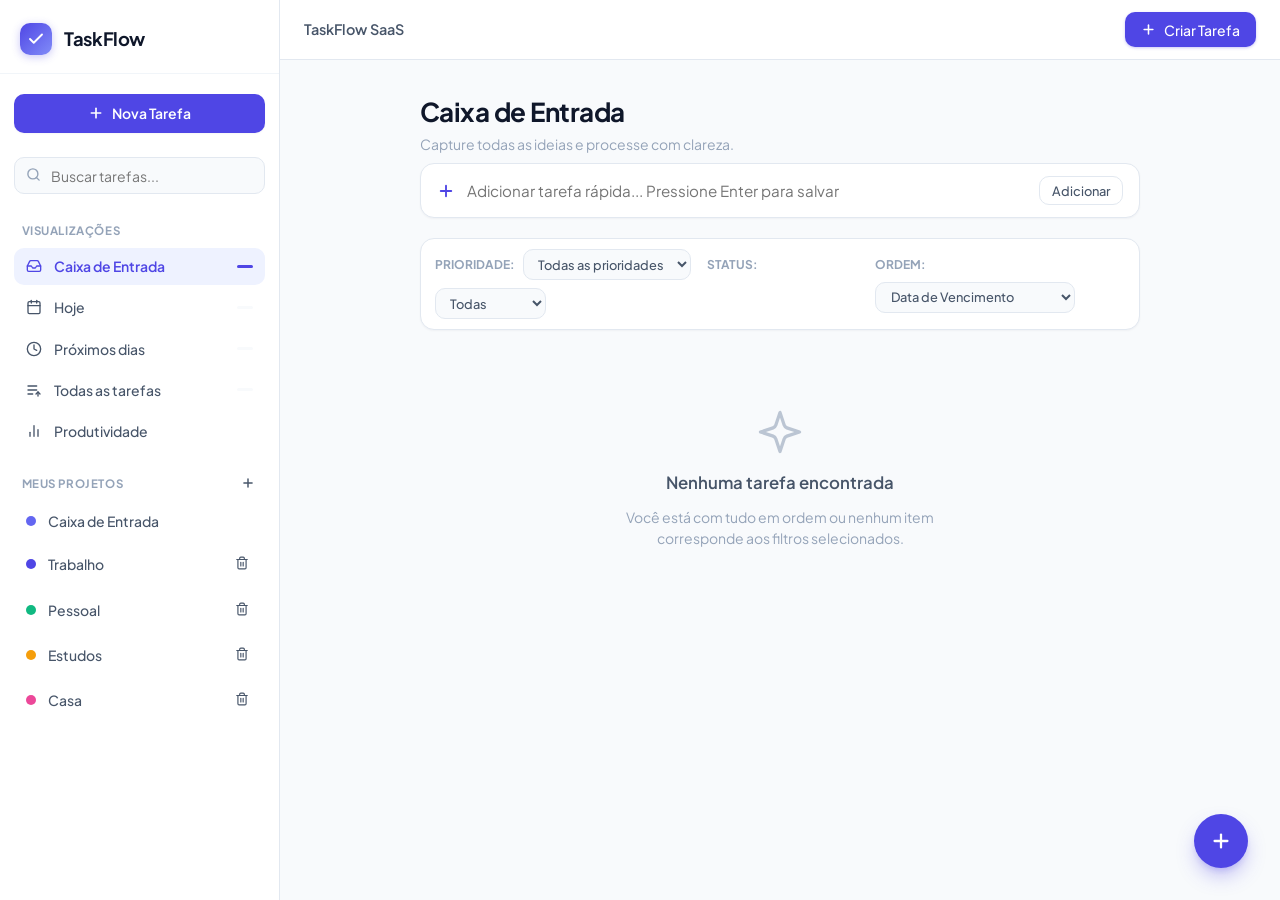
<file: index.html>
<!DOCTYPE html>
<html lang="pt-BR" data-theme="light">
<head>
  <meta charset="UTF-8">
  <meta name="viewport" content="width=device-width, initial-scale=1.0">
  <title>TaskFlow — Gerenciador de Tarefas SaaS</title>

  <!-- Typography: Plus Jakarta Sans via Google Fonts -->
  <link rel="preconnect" href="https://fonts.googleapis.com">
  <link rel="preconnect" href="https://fonts.gstatic.com" crossorigin>
  <link href="https://fonts.googleapis.com/css2?family=Plus+Jakarta+Sans:wght@400;500;600;700;800&display=swap" rel="stylesheet">

  <!-- Modular CSS Sheets -->
  <link rel="stylesheet" href="css/style.css">
  <link rel="stylesheet" href="css/layout.css">
  <link rel="stylesheet" href="css/components.css">
  <link rel="stylesheet" href="css/responsive.css">
</head>
<body>
  <div id="app-root">
    <!-- Sidebar Overlay for mobile drawer -->
    <div id="sidebar-backdrop" class="sidebar-backdrop"></div>

    <!-- App Sidebar -->
    <aside id="app-sidebar" class="app-sidebar">
      <div class="sidebar-header">
        <div class="brand-wrapper">
          <div class="brand-icon">
            <svg width="18" height="18" viewBox="0 0 24 24" fill="none" stroke="currentColor" stroke-width="2.5" stroke-linecap="round" stroke-linejoin="round">
              <polyline points="20 6 9 17 4 12"/>
            </svg>
          </div>
          <span>TaskFlow</span>
        </div>
        <button id="theme-toggle-btn" class="btn-ghost" title="Alternar tema">
          <!-- Rendered via JS -->
        </button>
      </div>

      <div class="sidebar-content">
        <!-- Add Task Quick Button in Sidebar -->
        <button class="btn-sidebar-add" data-action="open-add-task-modal">
          <svg width="16" height="16" viewBox="0 0 24 24" fill="none" stroke="currentColor" stroke-width="2.5" stroke-linecap="round" stroke-linejoin="round">
            <line x1="12" y1="5" x2="12" y2="19"/><line x1="5" y1="12" x2="19" y2="12"/>
          </svg>
          <span>Nova Tarefa</span>
        </button>

        <!-- Search Bar -->
        <div class="sidebar-search-box">
          <span class="search-icon">
            <svg width="15" height="15" viewBox="0 0 24 24" fill="none" stroke="currentColor" stroke-width="2.2" stroke-linecap="round" stroke-linejoin="round">
              <circle cx="11" cy="11" r="8"/><line x1="21" y1="21" x2="16.65" y2="16.65"/>
            </svg>
          </span>
          <input type="text" id="global-search-input" placeholder="Buscar tarefas..." autocomplete="off">
        </div>

        <!-- Global Navigation -->
        <div class="nav-section">
          <div class="nav-section-title">Visualizações</div>
          <ul class="nav-list">
            <li>
              <button class="nav-item-btn active" data-view="inbox">
                <div class="nav-item-left">
                  <svg width="16" height="16" viewBox="0 0 24 24" fill="none" stroke="currentColor" stroke-width="2" stroke-linecap="round" stroke-linejoin="round">
                    <polyline points="22 12 16 12 14 15 10 15 8 12 2 12"/><path d="M5.45 5.11L2 12v6a2 2 0 0 0 2 2h16a2 2 0 0 0 2-2v-6l-3.45-6.89A2 2 0 0 0 16.76 4H7.24a2 2 0 0 0-1.79 1.11z"/>
                  </svg>
                  <span>Caixa de Entrada</span>
                </div>
                <span class="nav-badge" id="badge-inbox"></span>
              </button>
            </li>
            <li>
              <button class="nav-item-btn" data-view="today">
                <div class="nav-item-left">
                  <svg width="16" height="16" viewBox="0 0 24 24" fill="none" stroke="currentColor" stroke-width="2" stroke-linecap="round" stroke-linejoin="round">
                    <rect x="3" y="4" width="18" height="18" rx="2" ry="2"/><line x1="16" y1="2" x2="16" y2="6"/><line x1="8" y1="2" x2="8" y2="6"/><line x1="3" y1="10" x2="21" y2="10"/>
                  </svg>
                  <span>Hoje</span>
                </div>
                <span class="nav-badge" id="badge-today"></span>
              </button>
            </li>
            <li>
              <button class="nav-item-btn" data-view="upcoming">
                <div class="nav-item-left">
                  <svg width="16" height="16" viewBox="0 0 24 24" fill="none" stroke="currentColor" stroke-width="2" stroke-linecap="round" stroke-linejoin="round">
                    <circle cx="12" cy="12" r="10"/><polyline points="12 6 12 12 16 14"/>
                  </svg>
                  <span>Próximos dias</span>
                </div>
                <span class="nav-badge" id="badge-upcoming"></span>
              </button>
            </li>
            <li>
              <button class="nav-item-btn" data-view="all">
                <div class="nav-item-left">
                  <svg width="16" height="16" viewBox="0 0 24 24" fill="none" stroke="currentColor" stroke-width="2" stroke-linecap="round" stroke-linejoin="round">
                    <path d="M16 12H3"/><path d="M16 6H3"/><path d="M10 18H3"/><path d="m21 18-3-3-3 3"/><path d="m18 15v6"/>
                  </svg>
                  <span>Todas as tarefas</span>
                </div>
                <span class="nav-badge" id="badge-all"></span>
              </button>
            </li>
            <li>
              <button class="nav-item-btn" data-view="productivity">
                <div class="nav-item-left">
                  <svg width="16" height="16" viewBox="0 0 24 24" fill="none" stroke="currentColor" stroke-width="2" stroke-linecap="round" stroke-linejoin="round">
                    <line x1="18" y1="20" x2="18" y2="10"/><line x1="12" y1="20" x2="12" y2="4"/><line x1="6" y1="20" x2="6" y2="14"/>
                  </svg>
                  <span>Produtividade</span>
                </div>
              </button>
            </li>
          </ul>
        </div>

        <!-- Dynamic Projects Navigation -->
        <div class="nav-section">
          <div class="nav-section-title">
            <span>Meus Projetos</span>
            <button class="btn-ghost" data-action="open-add-project-modal" title="Novo Projeto" style="padding: 2px;">
              <svg width="14" height="14" viewBox="0 0 24 24" fill="none" stroke="currentColor" stroke-width="2.5" stroke-linecap="round" stroke-linejoin="round">
                <line x1="12" y1="5" x2="12" y2="19"/><line x1="5" y1="12" x2="19" y2="12"/>
              </svg>
            </button>
          </div>
          <ul class="nav-list" id="projects-nav-list">
            <!-- Populated via JS -->
          </ul>
        </div>
      </div>
    </aside>

    <!-- Main Content Area -->
    <main class="app-main">
      <!-- Top Bar -->
      <header class="main-topbar">
        <div class="topbar-left">
          <button id="mobile-menu-btn" class="btn-ghost mobile-nav-toggle" aria-label="Abrir Menu">
            <svg width="20" height="20" viewBox="0 0 24 24" fill="none" stroke="currentColor" stroke-width="2" stroke-linecap="round" stroke-linejoin="round">
              <line x1="3" y1="12" x2="21" y2="12"/><line x1="3" y1="6" x2="21" y2="6"/><line x1="3" y1="18" x2="21" y2="18"/>
            </svg>
          </button>
          <span style="font-size:0.9rem; font-weight:600; color:var(--color-text-secondary);">TaskFlow SaaS</span>
        </div>

        <div class="topbar-right">
          <button class="btn btn-primary" data-action="open-add-task-modal">
            <svg width="15" height="15" viewBox="0 0 24 24" fill="none" stroke="currentColor" stroke-width="2.5" stroke-linecap="round" stroke-linejoin="round">
              <line x1="12" y1="5" x2="12" y2="19"/><line x1="5" y1="12" x2="19" y2="12"/>
            </svg>
            <span class="desktop-text">Criar Tarefa</span>
          </button>
        </div>
      </header>

      <!-- Scrollable Central Work View -->
      <div class="main-content-scroll">
        <div class="central-container">

          <!-- View Panel: Tasks & Filters -->
          <div id="tasks-view-panel">
            <div class="view-header">
              <div class="view-title-group">
                <h1 id="view-main-title">Caixa de Entrada</h1>
                <p id="view-main-subtitle" class="view-subtitle">Organize suas pendências com clareza mental e foco.</p>
              </div>
            </div>

            <!-- Quick Add Task Bar -->
            <form id="quick-add-form" class="quick-add-card" style="margin-bottom: 1.25rem;">
              <svg width="18" height="18" viewBox="0 0 24 24" fill="none" stroke="var(--color-primary)" stroke-width="2.5" stroke-linecap="round" stroke-linejoin="round">
                <line x1="12" y1="5" x2="12" y2="19"/><line x1="5" y1="12" x2="19" y2="12"/>
              </svg>
              <input type="text" id="quick-add-input" placeholder="Adicionar tarefa rápida... Pressione Enter para salvar" autocomplete="off">
              <button type="submit" class="btn btn-secondary" style="padding: 0.35rem 0.75rem; font-size: 0.8rem;">Adicionar</button>
            </form>

            <!-- Filters and Sorting Toolbar -->
            <div class="filter-bar" style="margin-bottom: 1.25rem;">
              <div class="filter-group">
                <label for="filter-priority" style="font-size:0.75rem; font-weight:700; color:var(--color-text-muted);">PRIORIDADE:</label>
                <select id="filter-priority" class="select-filter">
                  <option value="all">Todas as prioridades</option>
                  <option value="1">P1 — Urgente</option>
                  <option value="2">P2 — Alta</option>
                  <option value="3">P3 — Média</option>
                  <option value="4">P4 — Normal</option>
                </select>

                <label for="filter-status" style="font-size:0.75rem; font-weight:700; color:var(--color-text-muted); margin-left:0.5rem;">STATUS:</label>
                <select id="filter-status" class="select-filter">
                  <option value="all">Todas</option>
                  <option value="pending">Pendentes</option>
                  <option value="completed">Concluídas</option>
                </select>
              </div>

              <div class="filter-group">
                <label for="sort-by" style="font-size:0.75rem; font-weight:700; color:var(--color-text-muted);">ORDEM:</label>
                <select id="sort-by" class="select-filter">
                  <option value="dueDate">Data de Vencimento</option>
                  <option value="priority">Prioridade (Mais urgentes)</option>
                  <option value="title">Título Alfabético</option>
                </select>
              </div>
            </div>

            <!-- Task Items Container -->
            <div id="task-list-container" style="display:flex; flex-direction:column; gap:0.6rem;">
              <!-- Rendered via JS -->
            </div>
          </div>

          <!-- View Panel: Productivity Dashboard -->
          <div id="productivity-view-panel" style="display: none;">
            <!-- Rendered via JS -->
          </div>

        </div>
      </div>

      <!-- Floating Action Button (FAB) -->
      <button class="fab" data-action="open-add-task-modal" title="Adicionar Tarefa">
        <svg width="22" height="22" viewBox="0 0 24 24" fill="none" stroke="currentColor" stroke-width="2.5" stroke-linecap="round" stroke-linejoin="round">
          <line x1="12" y1="5" x2="12" y2="19"/><line x1="5" y1="12" x2="19" y2="12"/>
        </svg>
      </button>

      <!-- Mobile Bottom Navigation -->
      <nav class="mobile-bottom-nav">
        <button class="nav-item-btn" data-view="inbox" style="flex-direction:column; align-items:center; gap:0.2rem; font-size:0.72rem; padding:0.4rem;">
          <svg width="18" height="18" viewBox="0 0 24 24" fill="none" stroke="currentColor" stroke-width="2" stroke-linecap="round" stroke-linejoin="round">
            <polyline points="22 12 16 12 14 15 10 15 8 12 2 12"/><path d="M5.45 5.11L2 12v6a2 2 0 0 0 2 2h16a2 2 0 0 0 2-2v-6l-3.45-6.89A2 2 0 0 0 16.76 4H7.24a2 2 0 0 0-1.79 1.11z"/>
          </svg>
          <span>Entrada</span>
        </button>
        <button class="nav-item-btn" data-view="today" style="flex-direction:column; align-items:center; gap:0.2rem; font-size:0.72rem; padding:0.4rem;">
          <svg width="18" height="18" viewBox="0 0 24 24" fill="none" stroke="currentColor" stroke-width="2" stroke-linecap="round" stroke-linejoin="round">
            <rect x="3" y="4" width="18" height="18" rx="2" ry="2"/><line x1="16" y1="2" x2="16" y2="6"/><line x1="8" y1="2" x2="8" y2="6"/><line x1="3" y1="10" x2="21" y2="10"/>
          </svg>
          <span>Hoje</span>
        </button>
        <button class="nav-item-btn" data-view="all" style="flex-direction:column; align-items:center; gap:0.2rem; font-size:0.72rem; padding:0.4rem;">
          <svg width="18" height="18" viewBox="0 0 24 24" fill="none" stroke="currentColor" stroke-width="2" stroke-linecap="round" stroke-linejoin="round">
            <path d="M16 12H3"/><path d="M16 6H3"/><path d="M10 18H3"/><path d="m21 18-3-3-3 3"/><path d="m18 15v6"/>
          </svg>
          <span>Todas</span>
        </button>
        <button class="nav-item-btn" data-view="productivity" style="flex-direction:column; align-items:center; gap:0.2rem; font-size:0.72rem; padding:0.4rem;">
          <svg width="18" height="18" viewBox="0 0 24 24" fill="none" stroke="currentColor" stroke-width="2" stroke-linecap="round" stroke-linejoin="round">
            <line x1="18" y1="20" x2="18" y2="10"/><line x1="12" y1="20" x2="12" y2="4"/><line x1="6" y1="20" x2="6" y2="14"/>
          </svg>
          <span>Métricas</span>
        </button>
      </nav>
    </main>
  </div>

  <!-- Modal: Nova / Editar Tarefa -->
  <div id="task-modal" class="modal-overlay">
    <div class="modal-box">
      <div class="modal-header">
        <h3 id="task-modal-title">Nova Tarefa</h3>
        <button class="btn-ghost" data-action="close-modal">
          <svg width="18" height="18" viewBox="0 0 24 24" fill="none" stroke="currentColor" stroke-width="2" stroke-linecap="round" stroke-linejoin="round">
            <line x1="18" y1="6" x2="6" y2="18"/><line x1="6" y1="6" x2="18" y2="18"/>
          </svg>
        </button>
      </div>
      <form id="task-modal-form">
        <div class="modal-body">
          <div class="form-group">
            <label for="modal-task-title">Título da Tarefa *</label>
            <input type="text" id="modal-task-title" class="form-control" placeholder="Ex: Entregar relatório trimestral" required>
          </div>

          <div class="form-group">
            <label for="modal-task-desc">Descrição / Anotações</label>
            <textarea id="modal-task-desc" class="form-control" rows="3" placeholder="Detalhes opcionais sobre esta atividade..."></textarea>
          </div>

          <div class="form-row">
            <div class="form-group">
              <label for="modal-task-project">Projeto</label>
              <select id="modal-task-project" class="form-control">
                <!-- Populated via JS -->
              </select>
            </div>

            <div class="form-group">
              <label for="modal-task-priority">Prioridade</label>
              <select id="modal-task-priority" class="form-control">
                <option value="1">P1 — Urgente</option>
                <option value="2">P2 — Alta</option>
                <option value="3">P3 — Média</option>
                <option value="4" selected>P4 — Normal</option>
              </select>
            </div>
          </div>

          <div class="form-group">
            <label for="modal-task-due">Data de Vencimento</label>
            <input type="date" id="modal-task-due" class="form-control">
          </div>
        </div>

        <div class="modal-footer">
          <button type="button" class="btn btn-secondary" data-action="close-modal">Cancelar</button>
          <button type="submit" class="btn btn-primary">Salvar Tarefa</button>
        </div>
      </form>
    </div>
  </div>

  <!-- Modal: Criar Projeto -->
  <div id="project-modal" class="modal-overlay">
    <div class="modal-box">
      <div class="modal-header">
        <h3>Novo Projeto</h3>
        <button class="btn-ghost" data-action="close-modal">
          <svg width="18" height="18" viewBox="0 0 24 24" fill="none" stroke="currentColor" stroke-width="2" stroke-linecap="round" stroke-linejoin="round">
            <line x1="18" y1="6" x2="6" y2="18"/><line x1="6" y1="6" x2="18" y2="18"/>
          </svg>
        </button>
      </div>
      <form id="project-modal-form">
        <div class="modal-body">
          <div class="form-group">
            <label for="modal-project-name">Nome do Projeto *</label>
            <input type="text" id="modal-project-name" class="form-control" placeholder="Ex: Lançamento do Produto" required>
          </div>

          <div class="form-group">
            <label>Cor de Identificação</label>
            <div id="modal-project-colors" class="color-swatches">
              <!-- Populated via JS -->
            </div>
          </div>
        </div>

        <div class="modal-footer">
          <button type="button" class="btn btn-secondary" data-action="close-modal">Cancelar</button>
          <button type="submit" class="btn btn-primary">Criar Projeto</button>
        </div>
      </form>
    </div>
  </div>

  <!-- Native Toast Notification Container -->
  <div id="toast-container" class="toast-container"></div>

  <!-- Vanilla JS Modules Architecture -->
  <script type="module" src="js/app.js"></script>
</body>
</html>
</file>
<file: css/style.css>
/* ==========================================================================
   TaskFlow - Design System Tokens & Base Styles
   ========================================================================== */

:root {
  /* System / App Info */
  --app-name: "TaskFlow";

  /* Typography */
  --font-family-sans: 'Plus Jakarta Sans', -apple-system, BlinkMacSystemFont, 'Segoe UI', Roboto, Helvetica, Arial, sans-serif;
  --letter-spacing-tight: -0.025em;
  --letter-spacing-heading: -0.02em;
  --letter-spacing-normal: 0;

  /* Color Palette - Light Mode Canvas & Surfaces */
  --color-canvas: #F8FAFC;
  --color-surface: #FFFFFF;
  --color-surface-hover: #F1F5F9;
  --color-surface-muted: #F8FAFC;
  --color-border: #E2E8F0;
  --color-border-subtle: #F1F5F9;
  
  /* Text Colors */
  --color-text-main: #0F172A;
  --color-text-secondary: #475569;
  --color-text-muted: #94A3B8;
  --color-text-inverse: #FFFFFF;

  /* Primary Brand: Electric Indigo */
  --color-primary: #4F46E5;
  --color-primary-hover: #4338CA;
  --color-primary-light: #EEF2FF;
  --color-primary-focus: rgba(79, 70, 229, 0.25);

  /* Secondary: Pure Emerald (Completions & Success) */
  --color-success: #10B981;
  --color-success-hover: #059669;
  --color-success-light: #ECFDF5;
  --color-success-text: #047857;

  /* Warning / Amber */
  --color-warning: #F59E0B;
  --color-warning-light: #FEF3C7;
  --color-warning-text: #B45309;

  /* Alert / Destructive / Rose Red */
  --color-danger: #F43F5E;
  --color-danger-hover: #E11D48;
  --color-danger-light: #FFE4E6;
  --color-danger-text: #BE123C;

  /* Priority Badges / Chips */
  --p1-bg: #FFE4E6;
  --p1-text: #E11D48;
  --p1-border: #FECDD3;

  --p2-bg: #FEF3C7;
  --p2-text: #D97706;
  --p2-border: #FDE68A;

  --p3-bg: #F1F5F9;
  --p3-text: #64748B;
  --p3-border: #E2E8F0;

  --p4-bg: #F8FAFC;
  --p4-text: #94A3B8;
  --p4-border: #E2E8F0;

  /* Shadows (Neo-Tactile SaaS Subtle & Refined) */
  --shadow-sm: 0 1px 2px 0 rgba(15, 23, 42, 0.04);
  --shadow-md: 0 4px 6px -1px rgba(15, 23, 42, 0.05), 0 2px 4px -2px rgba(15, 23, 42, 0.05);
  --shadow-lg: 0 10px 15px -3px rgba(15, 23, 42, 0.08), 0 4px 6px -4px rgba(15, 23, 42, 0.04);
  --shadow-modal: 0 20px 25px -5px rgba(15, 23, 42, 0.12), 0 8px 10px -6px rgba(15, 23, 42, 0.06);
  --shadow-fab: 0 10px 20px -3px rgba(79, 70, 229, 0.35), 0 4px 6px -2px rgba(79, 70, 229, 0.2);

  /* Border Radii */
  --radius-sm: 6px;
  --radius-md: 10px;
  --radius-card: 14px;
  --radius-lg: 16px;
  --radius-pill: 9999px;
  --radius-checkbox: 50%;

  /* Transitions */
  --transition-fast: 150ms cubic-bezier(0.4, 0, 0.2, 1);
  --transition-normal: 220ms cubic-bezier(0.4, 0, 0.2, 1);
  --transition-bounce: 300ms cubic-bezier(0.34, 1.56, 0.64, 1);
}

/* Dark Theme Tokens */
[data-theme="dark"] {
  --color-canvas: #0F172A;
  --color-surface: #1E293B;
  --color-surface-hover: #334155;
  --color-surface-muted: #1E293B;
  --color-border: #334155;
  --color-border-subtle: #1E293B;

  --color-text-main: #F8FAFC;
  --color-text-secondary: #CBD5E1;
  --color-text-muted: #64748B;
  --color-text-inverse: #0F172A;

  --color-primary: #6366F1;
  --color-primary-hover: #4F46E5;
  --color-primary-light: rgba(99, 102, 241, 0.15);
  --color-primary-focus: rgba(99, 102, 241, 0.35);

  --color-success: #10B981;
  --color-success-hover: #34D399;
  --color-success-light: rgba(16, 185, 129, 0.15);
  --color-success-text: #34D399;

  --p1-bg: rgba(244, 63, 94, 0.18);
  --p1-text: #FB7185;
  --p1-border: rgba(244, 63, 94, 0.3);

  --p2-bg: rgba(245, 158, 11, 0.18);
  --p2-text: #FBBF24;
  --p2-border: rgba(245, 158, 11, 0.3);

  --p3-bg: rgba(148, 163, 184, 0.15);
  --p3-text: #94A3B8;
  --p3-border: rgba(148, 163, 184, 0.25);

  --p4-bg: rgba(51, 65, 85, 0.5);
  --p4-text: #64748B;
  --p4-border: rgba(51, 65, 85, 0.6);

  --shadow-sm: 0 1px 2px 0 rgba(0, 0, 0, 0.3);
  --shadow-md: 0 4px 6px -1px rgba(0, 0, 0, 0.4);
  --shadow-lg: 0 10px 15px -3px rgba(0, 0, 0, 0.5);
  --shadow-modal: 0 20px 25px -5px rgba(0, 0, 0, 0.65);
  --shadow-fab: 0 10px 20px -3px rgba(99, 102, 241, 0.4);
}

/* Reset and Base Rules */
*, *::before, *::after {
  box-sizing: border-box;
  margin: 0;
  padding: 0;
}

html, body {
  height: 100%;
  font-family: var(--font-family-sans);
  background-color: var(--color-canvas);
  color: var(--color-text-main);
  line-height: 1.5;
  -webkit-font-smoothing: antialiased;
  -moz-osx-font-smoothing: grayscale;
  overflow-x: hidden;
}

button, input, select, textarea {
  font-family: inherit;
  font-size: inherit;
  color: inherit;
}

a {
  color: inherit;
  text-decoration: none;
}

ul, ol {
  list-style: none;
}

button {
  cursor: pointer;
  border: none;
  background: transparent;
}
</file>
<file: css/layout.css>
/* ==========================================================================
   TaskFlow - Layout Structure & Adaptive Grid
   ========================================================================== */

#app-root {
  display: flex;
  height: 100vh;
  width: 100vw;
  overflow: hidden;
  position: relative;
  background-color: var(--color-canvas);
}

/* Sidebar Navigation */
.app-sidebar {
  width: 280px;
  min-width: 280px;
  height: 100%;
  background-color: var(--color-surface);
  border-right: 1px solid var(--color-border);
  display: flex;
  flex-direction: column;
  transition: transform var(--transition-normal), width var(--transition-normal);
  z-index: 40;
  user-select: none;
}

.sidebar-header {
  padding: 1.25rem 1.25rem 1rem 1.25rem;
  display: flex;
  align-items: center;
  justify-content: space-between;
  border-bottom: 1px solid var(--color-border-subtle);
}

.brand-wrapper {
  display: flex;
  align-items: center;
  gap: 0.75rem;
  font-weight: 700;
  font-size: 1.15rem;
  letter-spacing: var(--letter-spacing-heading);
  color: var(--color-text-main);
}

.brand-icon {
  width: 32px;
  height: 32px;
  border-radius: var(--radius-md);
  background: linear-gradient(135deg, var(--color-primary), #818cf8);
  display: flex;
  align-items: center;
  justify-content: center;
  color: white;
  box-shadow: 0 2px 8px rgba(79, 70, 229, 0.3);
}

.sidebar-content {
  flex: 1;
  overflow-y: auto;
  padding: 1.25rem 0.85rem;
  display: flex;
  flex-direction: column;
  gap: 1.5rem;
}

/* Custom subtle scrollbar */
.sidebar-content::-webkit-scrollbar,
.main-content-scroll::-webkit-scrollbar {
  width: 5px;
}
.sidebar-content::-webkit-scrollbar-thumb,
.main-content-scroll::-webkit-scrollbar-thumb {
  background-color: var(--color-border);
  border-radius: var(--radius-pill);
}

.sidebar-search-box {
  position: relative;
  margin-bottom: 0.25rem;
}

.sidebar-search-box input {
  width: 100%;
  padding: 0.55rem 0.75rem 0.55rem 2.25rem;
  background-color: var(--color-canvas);
  border: 1px solid var(--color-border);
  border-radius: var(--radius-md);
  font-size: 0.875rem;
  color: var(--color-text-main);
  transition: border-color var(--transition-fast), box-shadow var(--transition-fast);
}

.sidebar-search-box input:focus {
  outline: none;
  border-color: var(--color-primary);
  box-shadow: 0 0 0 3px var(--color-primary-focus);
}

.sidebar-search-box .search-icon {
  position: absolute;
  left: 0.75rem;
  top: 50%;
  transform: translateY(-50%);
  color: var(--color-text-muted);
  pointer-events: none;
}

/* Sidebar Section Headers */
.nav-section-title {
  display: flex;
  align-items: center;
  justify-content: space-between;
  font-size: 0.72rem;
  font-weight: 700;
  text-transform: uppercase;
  letter-spacing: 0.05em;
  color: var(--color-text-muted);
  padding: 0 0.5rem 0.5rem 0.5rem;
}

.nav-list {
  display: flex;
  flex-direction: column;
  gap: 0.25rem;
}

.nav-item-btn {
  width: 100%;
  display: flex;
  align-items: center;
  justify-content: space-between;
  padding: 0.6rem 0.75rem;
  border-radius: var(--radius-md);
  font-size: 0.875rem;
  font-weight: 500;
  color: var(--color-text-secondary);
  transition: all var(--transition-fast);
  text-align: left;
}

.nav-item-btn:hover {
  background-color: var(--color-surface-hover);
  color: var(--color-text-main);
}

.nav-item-btn.active {
  background-color: var(--color-primary-light);
  color: var(--color-primary);
  font-weight: 600;
}

.nav-item-left {
  display: flex;
  align-items: center;
  gap: 0.75rem;
}

.nav-badge {
  font-size: 0.75rem;
  font-weight: 600;
  padding: 0.1rem 0.5rem;
  border-radius: var(--radius-pill);
  background-color: var(--color-canvas);
  color: var(--color-text-muted);
}

.nav-item-btn.active .nav-badge {
  background-color: var(--color-primary);
  color: white;
}

/* Project Items */
.project-bullet {
  width: 10px;
  height: 10px;
  border-radius: 50%;
  flex-shrink: 0;
}

/* Sidebar Footer */
.sidebar-footer {
  padding: 1rem 1.25rem;
  border-top: 1px solid var(--color-border-subtle);
  display: flex;
  align-items: center;
  justify-content: space-between;
  background-color: var(--color-surface);
}

/* Main Work Area */
.app-main {
  flex: 1;
  display: flex;
  flex-direction: column;
  height: 100%;
  overflow: hidden;
  background-color: var(--color-canvas);
  position: relative;
}

/* Top Bar */
.main-topbar {
  height: 60px;
  min-height: 60px;
  background-color: var(--color-surface);
  border-bottom: 1px solid var(--color-border);
  display: flex;
  align-items: center;
  justify-content: space-between;
  padding: 0 1.5rem;
  z-index: 20;
}

.topbar-left {
  display: flex;
  align-items: center;
  gap: 1rem;
}

.topbar-right {
  display: flex;
  align-items: center;
  gap: 0.75rem;
}

.main-content-scroll {
  flex: 1;
  overflow-y: auto;
  padding: 2rem 1.5rem 6rem 1.5rem;
  display: flex;
  justify-content: center;
}

/* Strict Centered Focus Container (Max 720px for eye fatigue reduction) */
.central-container {
  width: 100%;
  max-width: 720px;
  display: flex;
  flex-direction: column;
  gap: 1.5rem;
}

/* Bottom Navigation Bar (Mobile) */
.mobile-bottom-nav {
  display: none;
  position: fixed;
  bottom: 0;
  left: 0;
  right: 0;
  height: 60px;
  background: var(--color-surface);
  border-top: 1px solid var(--color-border);
  z-index: 50;
  align-items: center;
  justify-content: space-around;
  padding: 0 0.5rem;
  box-shadow: 0 -2px 10px rgba(0, 0, 0, 0.04);
}

/* Sidebar Backdrop for Mobile Drawer */
.sidebar-backdrop {
  display: none;
  position: fixed;
  inset: 0;
  background-color: rgba(15, 23, 42, 0.4);
  backdrop-filter: blur(4px);
  -webkit-backdrop-filter: blur(4px);
  z-index: 35;
  opacity: 0;
  transition: opacity var(--transition-normal);
  pointer-events: none;
}

.sidebar-backdrop.active {
  display: block;
  opacity: 1;
  pointer-events: auto;
}
</file>
<file: css/components.css>
/* ==========================================================================
   TaskFlow - Component Library (Neo-tactile Minimalist SaaS)
   ========================================================================== */

/* Buttons */
.btn {
  display: inline-flex;
  align-items: center;
  justify-content: center;
  gap: 0.5rem;
  font-weight: 500;
  font-size: 0.875rem;
  padding: 0.55rem 1rem;
  border-radius: var(--radius-md);
  transition: all var(--transition-fast);
  white-space: nowrap;
  user-select: none;
}

.btn-primary {
  background-color: var(--color-primary);
  color: white;
  box-shadow: 0 1px 3px rgba(79, 70, 229, 0.3);
}

.btn-primary:hover {
  background-color: var(--color-primary-hover);
  transform: translateY(-1px);
  box-shadow: 0 4px 6px -1px rgba(79, 70, 229, 0.35);
}

.btn-primary:active {
  transform: translateY(0);
}

.btn-secondary {
  background-color: var(--color-surface);
  color: var(--color-text-secondary);
  border: 1px solid var(--color-border);
}

.btn-secondary:hover {
  background-color: var(--color-surface-hover);
  color: var(--color-text-main);
  border-color: var(--color-text-muted);
}

.btn-ghost {
  color: var(--color-text-secondary);
  padding: 0.5rem;
  border-radius: var(--radius-md);
}

.btn-ghost:hover {
  background-color: var(--color-surface-hover);
  color: var(--color-text-main);
}

.btn-danger {
  background-color: var(--color-danger);
  color: white;
}

.btn-danger:hover {
  background-color: var(--color-danger-hover);
}

/* Quick Add Button in Sidebar */
.btn-sidebar-add {
  width: 100%;
  display: flex;
  align-items: center;
  justify-content: center;
  gap: 0.5rem;
  padding: 0.65rem;
  background-color: var(--color-primary);
  color: white;
  border-radius: var(--radius-md);
  font-weight: 600;
  font-size: 0.875rem;
  box-shadow: var(--shadow-sm);
  transition: all var(--transition-fast);
}

.btn-sidebar-add:hover {
  background-color: var(--color-primary-hover);
  transform: translateY(-1px);
  box-shadow: 0 4px 10px rgba(79, 70, 229, 0.25);
}

/* Floating Action Button (FAB) */
.fab {
  position: fixed;
  bottom: 2rem;
  right: 2rem;
  width: 54px;
  height: 54px;
  border-radius: 50%;
  background-color: var(--color-primary);
  color: white;
  display: flex;
  align-items: center;
  justify-content: center;
  box-shadow: var(--shadow-fab);
  z-index: 45;
  transition: transform var(--transition-bounce), background-color var(--transition-fast);
}

.fab:hover {
  background-color: var(--color-primary-hover);
  transform: scale(1.08) translateY(-2px);
}

.fab:active {
  transform: scale(0.95);
}

/* View Header */
.view-header {
  display: flex;
  align-items: center;
  justify-content: space-between;
  margin-bottom: 0.5rem;
}

.view-title-group h1 {
  font-size: 1.625rem;
  font-weight: 700;
  letter-spacing: var(--letter-spacing-heading);
  color: var(--color-text-main);
}

.view-subtitle {
  font-size: 0.875rem;
  color: var(--color-text-muted);
  margin-top: 0.2rem;
}

/* Filter & Controls Bar */
.filter-bar {
  display: flex;
  align-items: center;
  justify-content: space-between;
  gap: 0.75rem;
  padding: 0.6rem 0.85rem;
  background-color: var(--color-surface);
  border: 1px solid var(--color-border);
  border-radius: var(--radius-card);
  box-shadow: var(--shadow-sm);
}

.filter-group {
  display: flex;
  align-items: center;
  gap: 0.5rem;
  flex-wrap: wrap;
}

.select-filter {
  padding: 0.35rem 0.65rem;
  background-color: var(--color-canvas);
  border: 1px solid var(--color-border);
  border-radius: var(--radius-md);
  font-size: 0.8rem;
  color: var(--color-text-secondary);
  font-weight: 500;
  outline: none;
  cursor: pointer;
}

.select-filter:focus {
  border-color: var(--color-primary);
}

/* Quick Add Task Input Card */
.quick-add-card {
  display: flex;
  align-items: center;
  gap: 0.75rem;
  padding: 0.75rem 1rem;
  background-color: var(--color-surface);
  border: 1px solid var(--color-border);
  border-radius: var(--radius-card);
  box-shadow: var(--shadow-sm);
  transition: border-color var(--transition-fast), box-shadow var(--transition-fast);
}

.quick-add-card:focus-within {
  border-color: var(--color-primary);
  box-shadow: 0 0 0 3px var(--color-primary-focus);
}

.quick-add-card input {
  flex: 1;
  border: none;
  background: transparent;
  outline: none;
  font-size: 0.95rem;
  color: var(--color-text-main);
}

/* Task Item Card */
.task-item {
  display: flex;
  align-items: flex-start;
  gap: 0.85rem;
  padding: 0.9rem 1.1rem;
  background-color: var(--color-surface);
  border: 1px solid var(--color-border);
  border-radius: var(--radius-card);
  box-shadow: var(--shadow-sm);
  transition: transform var(--transition-fast), box-shadow var(--transition-fast), border-color var(--transition-fast), opacity var(--transition-normal);
  position: relative;
  overflow: hidden;
}

.task-item:hover {
  border-color: #cbd5e1;
  box-shadow: var(--shadow-md);
}

[data-theme="dark"] .task-item:hover {
  border-color: #475569;
}

.task-item.completed {
  opacity: 0.65;
  background-color: var(--color-surface-muted);
}

.task-item.completed .task-title {
  text-decoration: line-through;
  color: var(--color-text-muted);
}

/* Circular Neo-tactile Checkbox */
.task-checkbox-btn {
  width: 22px;
  height: 22px;
  min-width: 22px;
  border-radius: var(--radius-checkbox);
  border: 2px solid var(--color-text-muted);
  display: flex;
  align-items: center;
  justify-content: center;
  background: transparent;
  transition: all var(--transition-fast);
  margin-top: 2px;
  cursor: pointer;
}

.task-checkbox-btn:hover {
  border-color: var(--color-success);
  transform: scale(1.1);
}

.task-item.completed .task-checkbox-btn {
  background-color: var(--color-success);
  border-color: var(--color-success);
  color: white;
}

.task-checkbox-btn svg {
  display: none;
  width: 14px;
  height: 14px;
  stroke: white;
  stroke-width: 3;
}

.task-item.completed .task-checkbox-btn svg {
  display: block;
}

.task-content {
  flex: 1;
  min-width: 0;
  display: flex;
  flex-direction: column;
  gap: 0.25rem;
}

.task-header-row {
  display: flex;
  align-items: center;
  justify-content: space-between;
  gap: 0.5rem;
}

.task-title {
  font-size: 0.95rem;
  font-weight: 500;
  color: var(--color-text-main);
  word-break: break-word;
}

.task-desc {
  font-size: 0.825rem;
  color: var(--color-text-secondary);
  line-height: 1.4;
  white-space: pre-wrap;
  word-break: break-word;
}

.task-meta-row {
  display: flex;
  align-items: center;
  gap: 0.5rem;
  margin-top: 0.35rem;
  flex-wrap: wrap;
}

/* Badges, Chips & Priority Pills */
.pill {
  display: inline-flex;
  align-items: center;
  gap: 0.35rem;
  padding: 0.15rem 0.6rem;
  border-radius: var(--radius-pill);
  font-size: 0.72rem;
  font-weight: 600;
  letter-spacing: 0.01em;
  border: 1px solid transparent;
}

/* Priorities */
.priority-p1 {
  background-color: var(--p1-bg);
  color: var(--p1-text);
  border-color: var(--p1-border);
}

.priority-p2 {
  background-color: var(--p2-bg);
  color: var(--p2-text);
  border-color: var(--p2-border);
}

.priority-p3 {
  background-color: var(--p3-bg);
  color: var(--p3-text);
  border-color: var(--p3-border);
}

.priority-p4 {
  background-color: var(--p4-bg);
  color: var(--p4-text);
  border-color: var(--p4-border);
}

.project-pill {
  background-color: var(--color-surface-hover);
  color: var(--color-text-secondary);
  border-color: var(--color-border);
}

.due-pill {
  background-color: var(--color-canvas);
  color: var(--color-text-secondary);
  border-color: var(--color-border);
}

.due-pill.overdue {
  background-color: var(--color-danger-light);
  color: var(--color-danger-text);
  border-color: var(--p1-border);
  font-weight: 700;
}

.task-actions {
  display: flex;
  align-items: center;
  gap: 0.25rem;
  opacity: 0;
  transition: opacity var(--transition-fast);
}

.task-item:hover .task-actions {
  opacity: 1;
}

/* Modals */
.modal-overlay {
  position: fixed;
  inset: 0;
  background-color: rgba(15, 23, 42, 0.5);
  backdrop-filter: blur(4px);
  -webkit-backdrop-filter: blur(4px);
  display: flex;
  align-items: center;
  justify-content: center;
  padding: 1.5rem;
  z-index: 100;
  opacity: 0;
  visibility: hidden;
  transition: all var(--transition-normal);
}

.modal-overlay.active {
  opacity: 1;
  visibility: visible;
}

.modal-box {
  width: 100%;
  max-width: 520px;
  background-color: var(--color-surface);
  border-radius: var(--radius-lg);
  box-shadow: var(--shadow-modal);
  border: 1px solid var(--color-border);
  transform: scale(0.95) translateY(10px);
  transition: transform var(--transition-normal);
  overflow: hidden;
}

.modal-overlay.active .modal-box {
  transform: scale(1) translateY(0);
}

.modal-header {
  padding: 1.25rem 1.5rem;
  display: flex;
  align-items: center;
  justify-content: space-between;
  border-bottom: 1px solid var(--color-border);
}

.modal-header h3 {
  font-size: 1.15rem;
  font-weight: 700;
  letter-spacing: var(--letter-spacing-tight);
}

.modal-body {
  padding: 1.5rem;
  display: flex;
  flex-direction: column;
  gap: 1.15rem;
  max-height: calc(85vh - 130px);
  overflow-y: auto;
}

.modal-footer {
  padding: 1rem 1.5rem;
  background-color: var(--color-canvas);
  border-top: 1px solid var(--color-border);
  display: flex;
  align-items: center;
  justify-content: flex-end;
  gap: 0.75rem;
}

/* Form Controls */
.form-group {
  display: flex;
  flex-direction: column;
  gap: 0.4rem;
}

.form-group label {
  font-size: 0.8rem;
  font-weight: 600;
  color: var(--color-text-secondary);
}

.form-control {
  width: 100%;
  padding: 0.6rem 0.85rem;
  background-color: var(--color-surface);
  border: 1px solid var(--color-border);
  border-radius: var(--radius-md);
  font-size: 0.875rem;
  color: var(--color-text-main);
  outline: none;
  transition: border-color var(--transition-fast), box-shadow var(--transition-fast);
}

.form-control:focus {
  border-color: var(--color-primary);
  box-shadow: 0 0 0 3px var(--color-primary-focus);
}

.form-row {
  display: grid;
  grid-template-columns: 1fr 1fr;
  gap: 1rem;
}

/* Color Picker Row for Projects */
.color-swatches {
  display: flex;
  gap: 0.6rem;
  flex-wrap: wrap;
}

.color-swatch-radio {
  width: 28px;
  height: 28px;
  border-radius: 50%;
  cursor: pointer;
  position: relative;
  display: flex;
  align-items: center;
  justify-content: center;
  border: 2px solid transparent;
  transition: transform var(--transition-fast);
}

.color-swatch-radio:hover {
  transform: scale(1.15);
}

.color-swatch-radio.selected {
  box-shadow: 0 0 0 2px var(--color-surface), 0 0 0 4px var(--color-primary);
}

/* Productivity Dashboard Components */
.stats-grid {
  display: grid;
  grid-template-columns: repeat(auto-fit, minmax(130px, 1fr));
  gap: 1rem;
}

.stat-card {
  background-color: var(--color-surface);
  border: 1px solid var(--color-border);
  border-radius: var(--radius-card);
  padding: 1.1rem 1rem;
  display: flex;
  flex-direction: column;
  gap: 0.35rem;
  box-shadow: var(--shadow-sm);
}

.stat-label {
  font-size: 0.75rem;
  font-weight: 600;
  color: var(--color-text-muted);
  text-transform: uppercase;
  letter-spacing: 0.03em;
}

.stat-value {
  font-size: 1.75rem;
  font-weight: 800;
  letter-spacing: var(--letter-spacing-tight);
  color: var(--color-text-main);
}

.stat-card.accent-emerald .stat-value {
  color: var(--color-success);
}
.stat-card.accent-indigo .stat-value {
  color: var(--color-primary);
}
.stat-card.accent-rose .stat-value {
  color: var(--color-danger);
}

/* Chart Cards */
.chart-card {
  background-color: var(--color-surface);
  border: 1px solid var(--color-border);
  border-radius: var(--radius-card);
  padding: 1.35rem;
  box-shadow: var(--shadow-sm);
  display: flex;
  flex-direction: column;
  gap: 1rem;
}

.chart-header {
  display: flex;
  align-items: center;
  justify-content: space-between;
}

.chart-title {
  font-size: 1rem;
  font-weight: 700;
  color: var(--color-text-main);
}

/* Native CSS Bar Chart */
.bar-chart-container {
  display: flex;
  align-items: flex-end;
  justify-content: space-between;
  height: 160px;
  padding: 1.5rem 0.5rem 0 0.5rem;
  gap: 0.75rem;
  border-bottom: 1px solid var(--color-border);
}

.bar-col {
  flex: 1;
  display: flex;
  flex-direction: column;
  align-items: center;
  height: 100%;
  justify-content: flex-end;
  gap: 0.5rem;
}

.bar-pill {
  width: 100%;
  max-width: 32px;
  background: linear-gradient(180deg, var(--color-primary), #818cf8);
  border-radius: 6px 6px 2px 2px;
  transition: height 400ms cubic-bezier(0.4, 0, 0.2, 1);
  min-height: 4px;
  position: relative;
}

.bar-value-tooltip {
  position: absolute;
  top: -22px;
  left: 50%;
  transform: translateX(-50%);
  font-size: 0.7rem;
  font-weight: 700;
  color: var(--color-text-secondary);
}

.bar-label {
  font-size: 0.72rem;
  font-weight: 600;
  color: var(--color-text-muted);
  text-align: center;
}

/* Distribution Bars */
.progress-bar-group {
  display: flex;
  flex-direction: column;
  gap: 0.75rem;
}

.progress-item {
  display: flex;
  flex-direction: column;
  gap: 0.25rem;
}

.progress-info {
  display: flex;
  justify-content: space-between;
  font-size: 0.8rem;
  font-weight: 500;
}

.progress-track {
  height: 8px;
  background-color: var(--color-canvas);
  border-radius: var(--radius-pill);
  overflow: hidden;
  border: 1px solid var(--color-border-subtle);
}

.progress-fill {
  height: 100%;
  border-radius: var(--radius-pill);
  transition: width 400ms ease;
}

/* Empty State */
.empty-state {
  display: flex;
  flex-direction: column;
  align-items: center;
  justify-content: center;
  padding: 3.5rem 1rem;
  text-align: center;
  color: var(--color-text-muted);
  gap: 0.75rem;
}

.empty-state svg {
  width: 52px;
  height: 52px;
  stroke: var(--color-text-muted);
  stroke-width: 1.5;
  opacity: 0.6;
}

.empty-state-title {
  font-size: 1.05rem;
  font-weight: 600;
  color: var(--color-text-secondary);
}

.empty-state-subtitle {
  font-size: 0.875rem;
  max-width: 320px;
}

/* Toast Notifications */
.toast-container {
  position: fixed;
  bottom: 2rem;
  left: 50%;
  transform: translateX(-50%);
  z-index: 120;
  display: flex;
  flex-direction: column;
  gap: 0.5rem;
  pointer-events: none;
}

.toast {
  padding: 0.75rem 1.25rem;
  background-color: var(--color-text-main);
  color: var(--color-text-inverse);
  font-size: 0.875rem;
  font-weight: 500;
  border-radius: var(--radius-pill);
  box-shadow: var(--shadow-lg);
  display: flex;
  align-items: center;
  gap: 0.65rem;
  animation: toastIn 200ms ease forwards;
}

@keyframes toastIn {
  from {
    transform: translateY(20px);
    opacity: 0;
  }
  to {
    transform: translateY(0);
    opacity: 1;
  }
}
</file>
<file: css/responsive.css>
/* ==========================================================================
   TaskFlow - Responsive Breakpoints
   - Mobile (< 768px)
   - Tablet (768px - 1024px)
   - Desktop (> 1024px)
   ========================================================================== */

/* Tablet & Mobile (< 1024px) */
@media (max-width: 1024px) {
  .app-sidebar {
    width: 260px;
    min-width: 260px;
  }

  .main-content-scroll {
    padding: 1.5rem 1rem 6rem 1rem;
  }
}

/* Mobile Devices (< 768px) */
@media (max-width: 768px) {
  .app-sidebar {
    position: fixed;
    top: 0;
    bottom: 0;
    left: 0;
    width: 290px;
    min-width: 290px;
    transform: translateX(-100%);
    box-shadow: 0 10px 25px -5px rgba(0, 0, 0, 0.2);
    z-index: 50;
  }

  .app-sidebar.open {
    transform: translateX(0);
  }

  .mobile-nav-toggle {
    display: inline-flex !important;
  }

  .mobile-bottom-nav {
    display: flex;
  }

  .main-content-scroll {
    padding: 1.25rem 0.85rem 6.5rem 0.85rem;
  }

  .fab {
    bottom: 4.8rem;
    right: 1.25rem;
    width: 50px;
    height: 50px;
  }

  .filter-bar {
    flex-direction: column;
    align-items: stretch;
  }

  .filter-group {
    justify-content: space-between;
  }

  .filter-group .select-filter {
    flex: 1;
  }

  .form-row {
    grid-template-columns: 1fr;
    gap: 0.85rem;
  }

  .task-actions {
    opacity: 1; /* Always visible on touch screens */
  }

  .modal-overlay {
    padding: 1rem;
    align-items: flex-end; /* Sheet style on mobile */
  }

  .modal-box {
    max-width: 100%;
    border-radius: var(--radius-lg) var(--radius-lg) 0 0;
  }
}

/* Desktop styles (> 768px) */
@media (min-width: 769px) {
  .mobile-nav-toggle {
    display: none !important;
  }

  .mobile-bottom-nav {
    display: none !important;
  }
}
</file>
